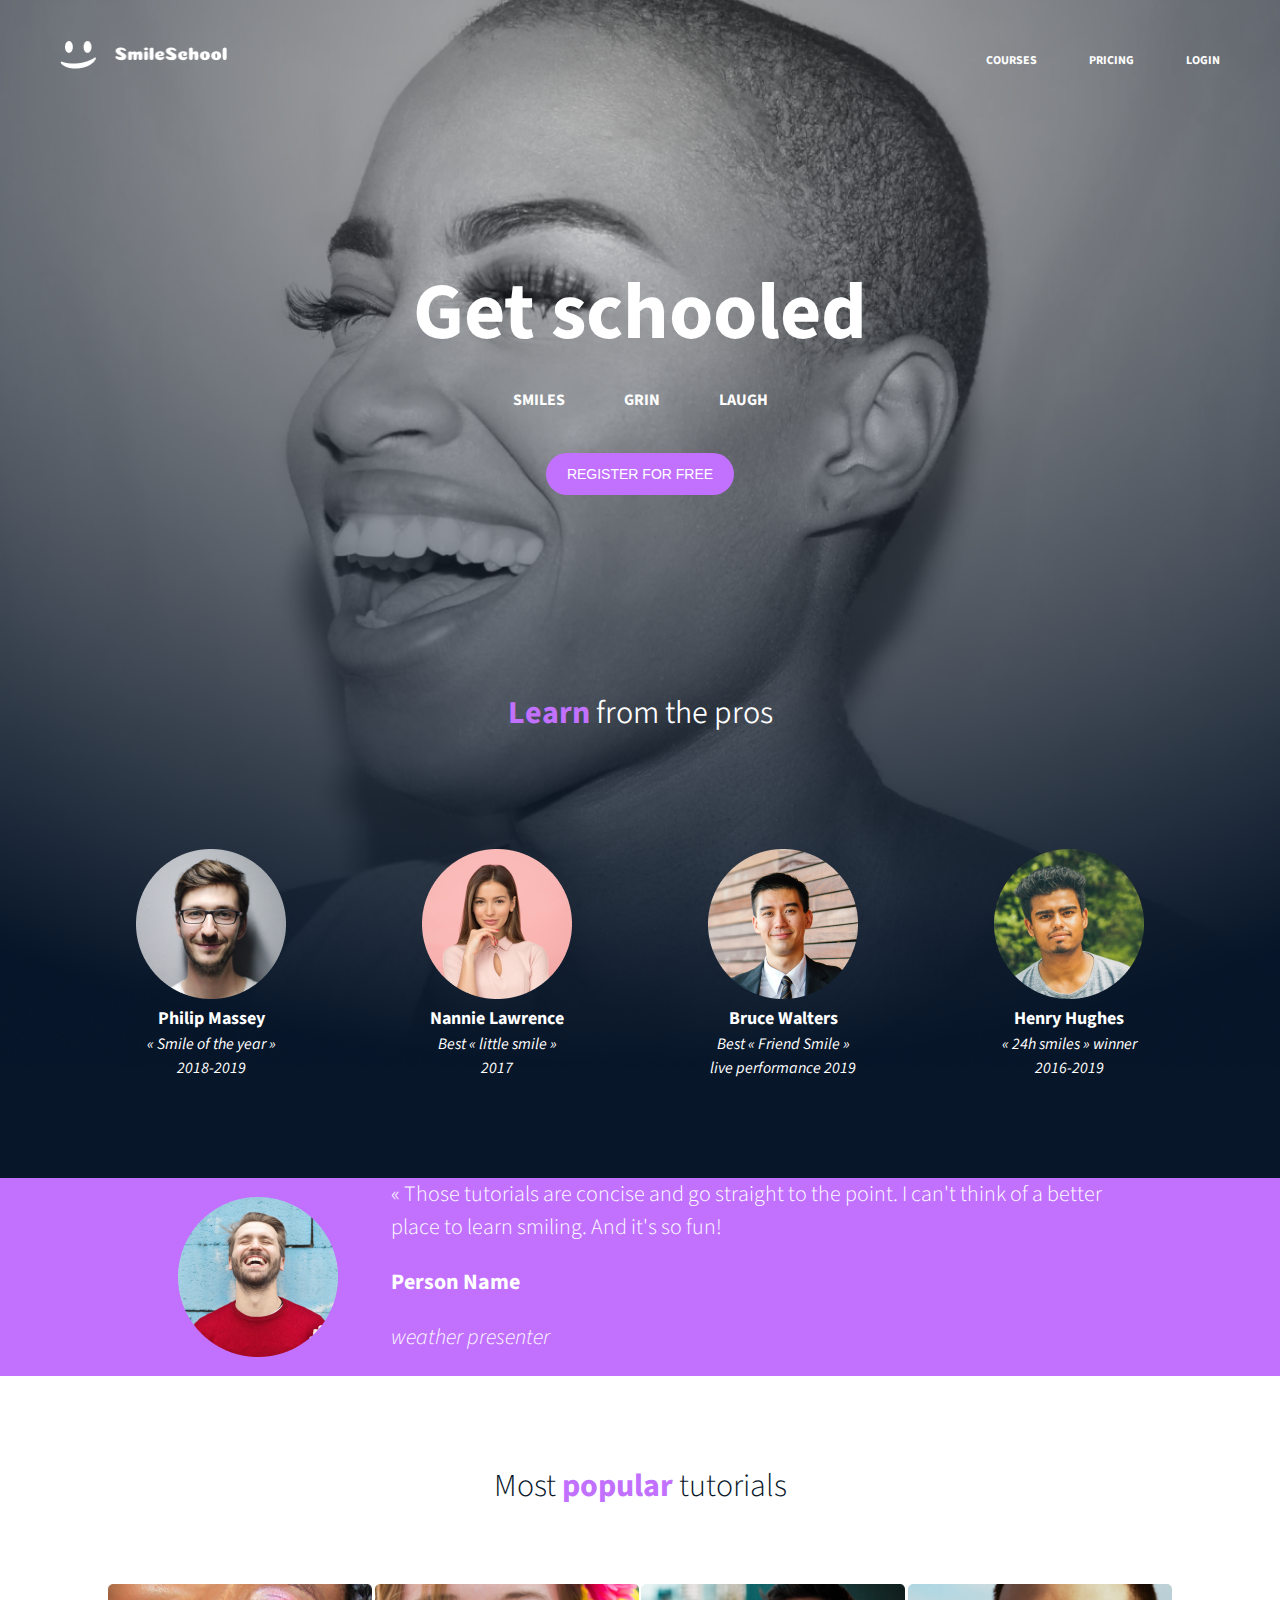
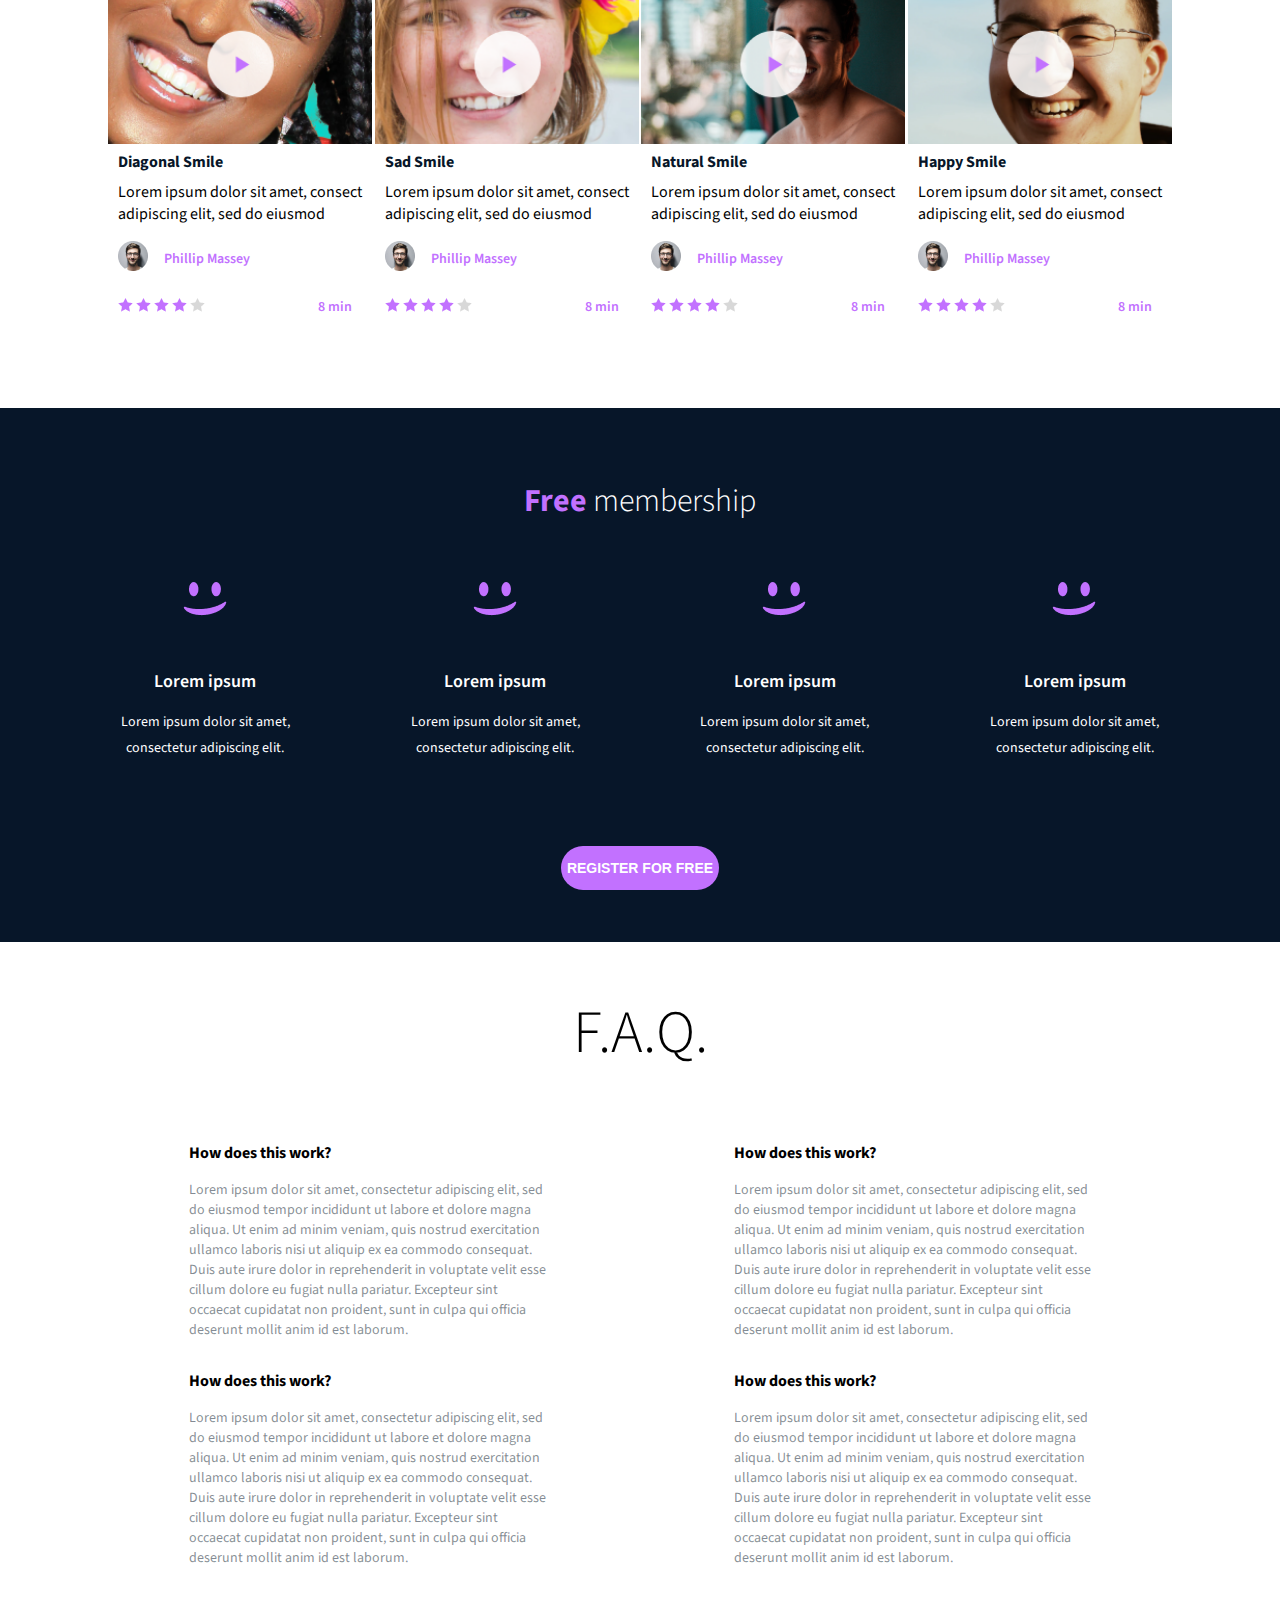
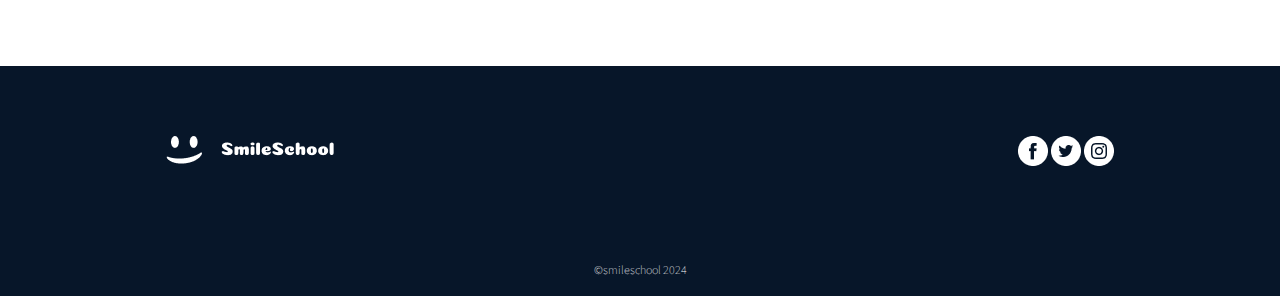
<file: css_advanced/index.html>
<!DOCTYPE html>
<html lang="en">
<head>
    <meta charset="UTF-8">
    <meta name="viewport" content="width=device-width, initial-scale=1.0">
    <title>Wireframe</title>
    <link rel="stylesheet" href="styles.css">
</head>
<body>
    
    <section class="main-page">

        <header class="header">

            <div class="header-div">
                <!--start of logo-->
                <div class="site-logo">
                    <a href="#" title="Go Home"><img src="images/logo-white.png" alt="logo"></a>
                </div>
                <!--end of logo-->
        
                <!--Links-->
                <ul class="navigation-links">
                    <li class="li-courses"><a href="#">COURSES</a></li>
                    <li class="li-price"><a href="#">PRICING</a></li>
                    <li class="li-login"><a href="#">LOGIN</a></li>
                </ul>
        
            </div>
        
        </header>
        
        <main>
            <section id="main-section">
                
                <!--Get Schooled-->
                <div class="get-schooled">
                    <h1>Get schooled</h1>
                    <div class="smile-grin-laugh">
                        <p>SMILES</p>
                        <p>GRIN</p>
                        <p>LAUGH</p>
                    </div>
                    <button>REGISTER FOR FREE</button>
                </div>
                <!--End of Get Schooled-->
        
                <!--Smiles-->
                <div class="learn">
                    <h2><span>Learn</span> from the pros</h2>
                    
                    <!--Profiles-->
                    <div id="smile-winners">
        
                        <div id="Phillip">
                            <img src="images/Philip.png" alt="Phillip">
                            <h3>Philip Massey</h3>
                            <p><em>« Smile of the year »<br> 2018-2019</em></p>
                        </div>
        
                        <div id="Nannie">
                            <img src="images/Nanie.png" alt="Nannie">
                            <h3>Nannie Lawrence</h3>
                            <p><em>Best « little smile »<br>2017</em></p>
                        </div>
                        
                        <div id="Bruce">
                            <img src="images/Bruce.png" alt="Bruce">
                            <h3>Bruce Walters</h3>
                            <p><em>Best « Friend Smile »<br>live performance 2019 </em></p>
                        </div>
                        
                        <div id="Henry">
                            <img src="images/Henry.png" alt="Henry">
                            <h3>Henry Hughes</h3>
                            <p><em>« 24h smiles » winner<br>2016-2019</em></p>
                        </div>
                        <!--End of Profiles-->
        
                    </div>
                </div>
                <!--End of Smiles-->
        
            </section><!--End of Main-Section-->
        
        </section> <!--End Main Page⛑️-->

        <!--Quote section-->
        <section class="quote">
            <div class="quote-div1">
                
                <img src="images/weather-presenter.png" alt="weather-presenter">

                <div class="quote-div2">
                    <blockquote>« Those tutorials are concise and go straight to the point. I can't think of a better <br>place to learn smiling. And it's so fun! </blockquote>
                    <br>
                    <h3 id="quote-author">Person Name</h3>
                    <p><em>weather presenter</em></p> 
                </div>
            
            </div>
        </section><!--End of quote section-->


        <!--Start of Videos Section--> 
        <section id="videos">

            <h2>Most <span>popular</span> tutorials</h2>

            <div class="main-vid-div">

<!--Video 1-->
                <div class="vid">
                    <img src="images/diagonal-smile.png" alt="Diagonal Smile">
                    <h3 class="smile-type">Diagonal Smile</h3>
                    <p>Lorem ipsum dolor sit amet, consect<br>adipiscing elit, sed do eiusmod</p>
                
                    <div class="pic-name">
                        <div><img src="images/small-phillip.png" alt="icon"></div>
                        <h3 class="rater">Phillip Massey</h3>
                    </div>
                
                    <div class="rating">
                        <div class="stars">
                            <img src="images/star.png" alt="rating">
                            <img src="images/star.png" alt="rating">
                            <img src="images/star.png" alt="rating">
                            <img src="images/star.png" alt="rating">
                            <img src="images/empty-star.png" alt="rating">
                        </div>
                        <p class="time">8 min</p>
                    </div>
                </div>

<!--Video 2-->
                <div class="vid">
                    <img src="images/sad-smile.png" alt="Sad Smile">
                    <h3 class="smile-type">Sad Smile</h3>
                    <p>Lorem ipsum dolor sit amet, consect<br>adipiscing elit, sed do eiusmod</p>
                
                    <div class="pic-name">
                        <div><img src="images/small-phillip.png" alt="icon"></div>
                        <h3 class="rater">Phillip Massey</h3>
                    </div>
                
                    <div class="rating">
                        <div>
                            <img src="images/star.png" alt="rating">
                            <img src="images/star.png" alt="rating">
                            <img src="images/star.png" alt="rating">
                            <img src="images/star.png" alt="rating">
                            <img src="images/empty-star.png" alt="rating">
                        </div>
                        <p class="time">8 min</p>
                    </div>
                </div>

<!--Video 3-->
                <div class="vid">
                    <img src="images/natural-smile.png" alt="Natural Smile">
                    <h3 class="smile-type">Natural Smile</h3>
                    <p>Lorem ipsum dolor sit amet, consect<br>adipiscing elit, sed do eiusmod</p>
                
                    <div class="pic-name">
                        <div><img src="images/small-phillip.png" alt="icon"></div>
                        <h3 class="rater">Phillip Massey</h3>
                    </div>
                
                    <div class="rating">
                        <div>
                            <img src="images/star.png" alt="rating">
                            <img src="images/star.png" alt="rating">
                            <img src="images/star.png" alt="rating">
                            <img src="images/star.png" alt="rating">
                            <img src="images/empty-star.png" alt="rating">
                        </div>
                        <p class="time">8 min</p>
                    </div>
                </div>

<!--Video 4-->
                <div class="vid">
                    <img src="images/happy-smile.png" alt="Happy Smile">
                    <h3 class="smile-type">Happy Smile</h3>
                    <p>Lorem ipsum dolor sit amet, consect<br>adipiscing elit, sed do eiusmod</p>
                    
                    <div class="pic-name">
                        <div><img src="images/small-phillip.png" alt="icon"></div>
                        <h3 class="rater">Phillip Massey</h3>
                    </div>
                    
                    <div class="rating">
                        <div>
                            <img src="images/star.png" alt="rating">
                            <img src="images/star.png" alt="rating">
                            <img src="images/star.png" alt="rating">
                            <img src="images/star.png" alt="rating">
                            <img src="images/empty-star.png" alt="rating">
                        </div>
                        <p class="time">8 min</p>
                    </div>
                </div>


            </div>
        </section>
<!--End of Videos Section-->


<!--Start of Membership Section-->
        <section id="membership">
            <h2><span>Free </span>membership</h2>

            <div id="main-memb-div">

<!--Membership 1-->                
                <div>
                    <img src="images/smile.png">
                    <h3>Lorem ipsum</h3>
                    <p>Lorem ipsum dolor sit amet,<br> consectetur adipiscing elit.</p>
                </div>
            
<!--Membership 2-->                
                <div>
                    <img src="images/smile.png">
                    <h3>Lorem ipsum</h3>
                    <p>Lorem ipsum dolor sit amet,<br> consectetur adipiscing elit.</p>
                </div>
            
<!--Membership 3-->                
                <div>
                    <img src="images/smile.png">
                    <h3>Lorem ipsum</h3>
                    <p>Lorem ipsum dolor sit amet,<br> consectetur adipiscing elit.</p>
                </div>
            
<!--Membership 4-->                
                <div>
                    <img src="images/smile.png">
                    <h3>Lorem ipsum</h3>
                    <p>Lorem ipsum dolor sit amet,<br> consectetur adipiscing elit.</p>
                </div>
            
            </div>

            <button>REGISTER FOR FREE</button>

        </section>
<!--End of Membership Section-->


<!--FAQ! Section-->
        <section id="FAQ">

            <h2>F.A.Q.</h2>

<!--1st Row Block-->
            <div id="row-block1">

                <div>
                    <h3>How does this work?</h3>
                    <p>Lorem ipsum dolor sit amet, consectetur adipiscing elit, sed<br>do eiusmod tempor incididunt ut labore et dolore magna <br>aliqua. Ut enim ad minim veniam, quis nostrud exercitation<br>ullamco laboris nisi ut aliquip ex ea commodo consequat. <br>Duis aute irure dolor in reprehenderit in voluptate velit esse<br>cillum dolore eu fugiat nulla pariatur. Excepteur sint <br>occaecat cupidatat non proident, sunt in culpa qui officia<br>deserunt mollit anim id est laborum.</p>
                </div>

                <div>
                    <h3>How does this work?</h3>
                    <p>Lorem ipsum dolor sit amet, consectetur adipiscing elit, sed<br>do eiusmod tempor incididunt ut labore et dolore magna <br>aliqua. Ut enim ad minim veniam, quis nostrud exercitation<br>ullamco laboris nisi ut aliquip ex ea commodo consequat. <br>Duis aute irure dolor in reprehenderit in voluptate velit esse<br>cillum dolore eu fugiat nulla pariatur. Excepteur sint <br>occaecat cupidatat non proident, sunt in culpa qui officia<br>deserunt mollit anim id est laborum.</p>
                </div>

            </div>

<!--2nd Row Block-->
            <div id="row-block2">

                <div>
                    <h3>How does this work?</h3>
                    <p>Lorem ipsum dolor sit amet, consectetur adipiscing elit, sed<br>do eiusmod tempor incididunt ut labore et dolore magna <br>aliqua. Ut enim ad minim veniam, quis nostrud exercitation<br>ullamco laboris nisi ut aliquip ex ea commodo consequat. <br>Duis aute irure dolor in reprehenderit in voluptate velit esse<br>cillum dolore eu fugiat nulla pariatur. Excepteur sint <br>occaecat cupidatat non proident, sunt in culpa qui officia<br>deserunt mollit anim id est laborum.</p>
                </div>

                <div>
                    <h3>How does this work?</h3>
                    <p>Lorem ipsum dolor sit amet, consectetur adipiscing elit, sed<br>do eiusmod tempor incididunt ut labore et dolore magna <br>aliqua. Ut enim ad minim veniam, quis nostrud exercitation<br>ullamco laboris nisi ut aliquip ex ea commodo consequat. <br>Duis aute irure dolor in reprehenderit in voluptate velit esse<br>cillum dolore eu fugiat nulla pariatur. Excepteur sint <br>occaecat cupidatat non proident, sunt in culpa qui officia<br>deserunt mollit anim id est laborum.</p>
                </div>

            </div>

        </section>
<!--End Of FAQ! Section-->

    </main>
    
    <footer>

        <div class="last-div1">

            <div class="last-div2">
                <a href="#"><img src="images/logo-white.png"></a>

                <div>
                    <a href="#"><img src="images/Facebook_White.png" alt="Facebook"></a>
                    <a href="#"><img src="images/Twitter_White.png" alt="Twitter"></a>
                    <a href="#"><img src="images/Instagram_White.png" alt="Instagram"></a>
                </div>
            </div>

            <p><a href="https://github.com/Salma07m/alx_html_css.git" class="closing-link">©smileschool 2024</a></p>

        </div>

    </footer>


</body>
</html>
</file>
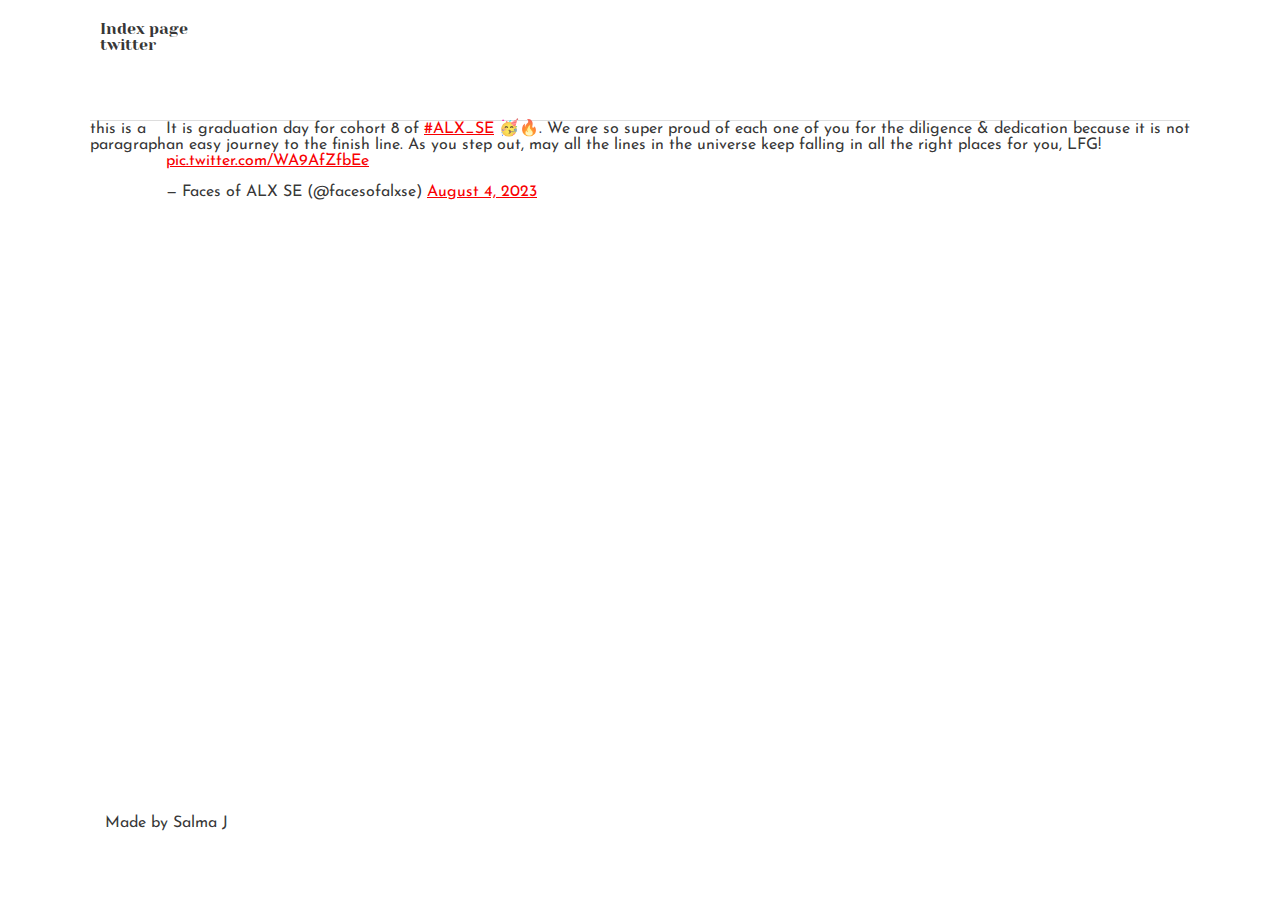
<file: css_basic/tweets.html>
<!DOCTYPE html>
<html lang="en">
<head>
    <meta charset="utf-8">
    <title>HTML project</title>
    <link href="base.css" rel="stylesheet">
<link href="styles.css" rel="stylesheet">
</head>
<body>
    <header>
        <ul>
            <li><a href="file:///C:/Users/LENOVO/Documents/html_basic/index.html" target="_blank">Index page</a></li>
            <li><blockquote class="twitter-tweet"><p lang="en" dir="ltr"><a href="https://t.co/WA9AfZfbEe" target="_blank">twitter</a></li>
        </ul>
    </header>
    <main>
    <p>this is a paragraph</p>
    <blockquote class="twitter-tweet"><p lang="en" dir="ltr">It is graduation day for cohort 8 of <a href="https://twitter.com/hashtag/ALX_SE?src=hash&amp;ref_src=twsrc%5Etfw">#ALX_SE</a> 🥳🔥. We are so super proud of each one of you for the diligence &amp; dedication because it is not an easy journey to the finish line. As you step out, may all the lines in the universe keep falling in all the right places for you, LFG! <a href="https://t.co/WA9AfZfbEe">pic.twitter.com/WA9AfZfbEe</a></p>&mdash; Faces of ALX SE (@facesofalxse) <a href="https://twitter.com/facesofalxse/status/1687372267251007489?ref_src=twsrc%5Etfw">August 4, 2023</a></blockquote> <script async src="https://platform.twitter.com/widgets.js" charset="utf-8"></script>
    </main>
    <footer>
        Made by Salma J 
    </footer>
</body>
</html>
</file>
<file: css_advanced/styles.css>
@import url('https://fonts.googleapis.com/css2?family=Source+Sans+3:wght@200;300;400;500;600;700;800&display=swap');
/* 'Source Sans 3', sans-serif; */

@font-face {
  font-family: 'spin_cycle_otregular';
  src: url('fonts/spincycle_ot-webfont.eot');
  src: url('spincycle_ot-webfont.eot?#iefix') format('embedded-opentype'),
        url('fonts/spincycle_ot-webfont.woff2') format('woff2'),
        url('fonts/spincycle_ot-webfont.woff') format('woff'),
        url('fonts/spincycle_ot-webfont.ttf') format('truetype'),
        url('spincycle_ot-webfont.svg#spin_cycle_otregular') format('svg');
  font-weight: normal;
  font-style: normal;
}

html {
  scroll-behavior: smooth;
  font-family: 'Source Sans 3', sans-serif;
}

body {
  margin: 0 auto;
}

.main-page {
  background-image: url("images/background.png");  
  background-repeat: no-repeat;
  background-attachment: scroll;
  background-position: center;
  background-size: cover;
}

/*** 1. Header ***/
.header-div {
  display: flex;
  justify-content: space-between;
  flex-wrap: wrap;
  align-items: center;
  padding: 32px 60px 0 60px;
}

.site-logo img {
  max-width: 167.02px;
}

.navigation-links {
  display: flex;
  flex-direction: row;
  justify-content: space-between;
  gap: 52px;
}

.navigation-links li {
  list-style: none;
  /* padding: 26px; */
}

.navigation-links a {
  text-decoration: none;
  color: white;
  font-size: 12px;
  font-weight: bold;
}

/*** 2. Main ***/
#main-section {
  display: flex;
  flex-direction: column;
  text-align: center;
}
.get-schooled {
  display: flex;
  flex-direction: column;
  align-items: center;
  padding: 0;
}

.get-schooled h1 {
  font-size: 80px;
  line-height: 151px;
  padding-bottom: 0px;
  padding-left: 0;
  padding-top: 0;
  padding-right: 0;
  margin: 152px 0 0 0;
  color: white;
}

.smile-grin-laugh {
  display: flex;
  justify-content: space-between;
  gap: 59px;
  color: white;
}

.smile-grin-laugh p {
  font-size: 16px;
  font-weight: bold;
  padding: 0;
  margin: 0 0 42px 0;
}

.get-schooled button {
  font-size: 14px;
  font-weight: 500;
  color: white;
  background-color: rgba(194, 113, 255, 1);
  border: none;
  border-radius: 22px;
  padding: 13px 20.5px;
  column-gap: 160px;
  cursor: pointer;
  transition: opacity 300ms, transform 400ms, box-shadow 400ms;
}

.get-schooled button:hover {
  opacity: 0.7;
}

.get-schooled button:active {
  transform: scale(0.97);
  box-shadow: 5px 5px 10px rgba(45, 1, 78, 0.6);
}

.learn {
  display: flex;
  flex-direction: column;
  margin-top: 168px;
}

.learn span {
  font-weight: bold;
  color: rgba(194, 113, 255, 1);
}
.learn h2{
  font-size: 32px;
  font-weight: 350;
  color: white;
}

#smile-winners {
  display: flex;
  justify-content: space-evenly;
  flex-wrap: wrap;
  color: white;
  margin-top: 87px;
}
#smile-winners h3 {
  font-size: 18px;
  font-weight: bolder;
  line-height: 27px;
  padding: 0;
  margin: 0;
}
#smile-winners p {
  font-size: 16px;
  font-weight: 400;
  line-height: 24px;
  margin: 0 0 98px 0;
  padding: 0;
}

/*** 3.Blockquote ***/
.quote {
  background-image: url("images/background-blockquote.png");
  background-repeat: no-repeat;
  background-attachment: scroll;
  background-size: cover;
}

.quote-div1 {
  display: flex;
  justify-content: center;
  flex-wrap: wrap;
  align-items: center;
  gap: 53px;
  margin: 0 auto;
  color: white;
}
.quote-div1 img {
  max-width: 160px;
  max-height: 160px;
  max-margin: 108px 0;
}
.quote-div2 {
  display: flex;
  flex-direction: column;
  flex-wrap: wrap;
}
.quote-div2 blockquote {
  font-size: 22px;
  line-height: 33px;
  font-weight: 300;
  margin: 0;
}
.quote-div2 h3 {
  font-size: 22px;
  line-height: 33px;
  font-weight: bold;
  margin: 0;
}
.quote-div2 p {
  font-size: 22px;
  font-weight: 300;
  line-height: 33px;
}

/*** 4. Videos ***/
#videos {
  display: flex;
  flex-direction: column;
  flex-wrap: wrap;
  padding: 0 105px 87px 105px;
}
#videos h2 {
  text-align: center;
  color: #071629;
  text-align: center;
  font-size: 32px;
  font-style: normal;
  font-weight: 300;
  line-height: normal;
  margin-top: 87px;
  margin-bottom: 75px;
}
#videos span {
  color: #C271FF;
  font-size: 32px;
  font-style: normal;
  font-weight: 700;
  line-height: normal;
}

.main-vid-div {
display: flex;
justify-content: space-evenly;
flex-wrap: wrap;
}
.vid {
  display: flex;
  flex-direction: column;
}

.vid h3 {
  color: #071629;
  font-size: 16px;
  font-style: normal;
  font-weight: 700;
  line-height: normal;
  margin-top: 7.6px;
  margin-bottom: 7.6px;
  padding: 0 10px;
}
.vid p {
  margin-top: 0;
  padding: 0 10px;
  margin-bottom: 0;
}
.pic-name {
  display: flex;
  align-items: center;
  padding: 0 10px;
  margin-top: 13.4px;
  margin-bottom: 13.4px;
}
.pic-name h3 {
  color: #C271FF;
  font-size: 14px;
  font-style: normal;
  font-weight: 600;
  line-height: 27px;
  padding-left: 16px;
}

.rating {
  display: flex;
  align-items: center;
  justify-content: space-between;
  padding-left: 10px;
  padding-right: 10px;
}
.rating .stars {
align-items: center;
}
.rating .stars img {
  margin: 0;
}
.rating .time {
  color: #C271FF;
  text-align: right;
  font-size: 14px;
  font-style: normal;
  font-weight: 600;
  line-height: 27px;
}

/*** 5.Membership ***/
#membership {
  display: flex;
  flex-direction: column;
  flex-wrap: wrap;
  text-align: center;
  background-image: url("images/background-membership.png");
  background-repeat: no-repeat;
  background-attachment: scroll;
  background-size: cover;
}
#membership h2 {
  color: #FFF;
  font-size: 32px;
  font-weight: 300;
  line-height: normal;
  margin-top: 70px;
  margin-bottom: 58px;
}
#membership span {
  color: #C271FF;
  text-align: center;
  font-size: 32px;
  font-weight: 700;
  line-height: normal;
}

#main-memb-div {
  display: flex;
  justify-content: space-evenly;
  color: white;
}
#main-memb-div h3 {
  color: #FFF;
  text-align: center;
  font-size: 18px;
  font-weight: 600;
  line-height: 26px;
  margin-bottom: 13px;
}
#main-memb-div p {
  color: #FFF;
  text-align: center;
  font-size: 14px;
  font-weight: 400;
  line-height: 26px;
  margin-bottom: 85px;
}
#main-memb-div img{
  margin-bottom: 27px;
}
#membership button {
  border: none;
  border-radius: 22px;
  background: #C271FF;
  max-width: 172px;
  height: 44px;
  flex-shrink: 0;
  color: white;
  align-self: center;
  text-align: center;
  font-size: 14px;
  font-weight: 600;
  line-height: normal;
  margin-bottom: 52px;
  cursor: pointer;
  transition: opacity 300ms, transform 400ms, box-shadow 400ms;
}

#membership button:hover {
  opacity: 0.7;
}

#membership button:active {
  transform: scale(0.97);
  box-shadow: 5px 5px 10px rgba(97, 51, 133, 0.6);
}

/*** 6. F.A.Q ***/
#FAQ {
  display: flex;
  flex-direction: column;
  flex-wrap: wrap;
  text-align: center;
}
#FAQ h2 {
font-size: 60px;
font-weight: 300;
}
#row-block1 {
  display: flex;
  justify-content: space-evenly;
  flex-wrap: wrap;
}
#row-block1 h3 {
  font-size: 16px;
  font-weight: bold;
  text-align: start;
}
#row-block1 p {
  font-size: 14px;
  font-weight: normal;
  color: rgba(7, 22, 41, 0.5016);
  text-align: start;
}

#row-block2 {
  display: flex;
  justify-content: space-evenly;
  flex-wrap: wrap;
  margin-bottom: 84px;
}
#row-block2 h3 {
  font-size: 16px;
  font-weight: bold;
  text-align: start;
}
#row-block2 p {
  font-size: 14px;
  font-weight: normal;
  color: rgba(7, 22, 41, 0.5016);
  text-align: start;
}

/*** 7.Footer ***/
footer {
  background-image: url("images/background-footer.png");
  background-repeat: no-repeat;
  background-attachment: scroll;
  background-position: center;
  background-size: cover;
}

.last-div1 {
  display: flex;
  flex-direction: column;
  flex-wrap: wrap;
}

.last-div2 {
  display: flex;
  justify-content: space-between;
  flex-wrap: wrap;
  margin: 70px 166px;  
}
.last-div1 p {
  text-align: center;
}
.last-div1 a {
  text-decoration: none;
  color: white;
  font-size: 12px;
  font-weight: lighter;
}
</file>
<file: css_basic/base.css>
/* Importing webfonts */
/* (If you're learning CSS, you should disregard that) */

@import url(https://fonts.googleapis.com/css?family=Yeseva+One);
@import url(https://fonts.googleapis.com/css?family=Josefin+Sans:400,700,700italic,400italic);


/* CSS reset rules */

html, body {
	height: 100%;
	min-height: 100%;
}
html, body, div, span, applet, object, iframe,
h1, h2, h3, h4, h5, h6, p, blockquote, pre,
a, abbr, acronym, address, big, cite, code,
del, dfn, img, ins, kbd, q, s, samp,
small, strike, sub, sup, tt, var,
b, u, i, center,
dl, dt, dd,
fieldset, form, label, legend,
table, caption, tbody, tfoot, thead, tr, th, td,
article, aside, canvas, details, embed, 
figure, figcaption, footer, header, hgroup, 
menu, nav, output, ruby, section, summary,
time, mark, audio, video {
	margin: 0;
	padding: 0;
	border: 0;
	font-size: 100%;
	font: inherit;
	vertical-align: baseline;
}
/* HTML5 display-role reset for older browsers */
article, aside, details, figcaption, figure, 
footer, header, hgroup, menu, nav, section {
	display: block;
}
body {
	line-height: 1;
}
blockquote, q {
	quotes: none;
}
blockquote:before, blockquote:after,
q:before, q:after {
	content: '';
	content: none;
}
table {
	border-collapse: collapse;
	border-spacing: 0;
}


/* Fonts and colors */

body {
	font-family: 'Josefin Sans', serif;
	color: rgba(0, 0, 0, 0.8);
}
h1, h2, h3, h4, h5, h6, header {
	font-family: 'Yeseva One', sans-serif;
}
article {
}
header {
	border-bottom: 1px solid rgb(221,221,221);
	transition: border-bottom-color 1s ease;
}
header a {
	color: rgba(0, 0, 0, 0.8);
}
aside {
	background: #FAFAFA;
}
aside p {
	border: 1px solid #bbb;
	background: #ddd;
	color: black;
}
footer a {
	color: rgba(0, 0, 0, 0.8);
}
a {
	color: #F80002;
}


/* Positioning and margins */

@media (min-width: 1100px) {
	body {
		width: 1100px;
		margin: 0 auto;
	}
}

article {
	padding: 50px 15px;
}
article > *:first-child {
	margin-top: 0;
}
aside {
	padding: 50px 15px;
}
header .right {
	float: right;
	margin: 0 10px 15px;
}


/* Header */
header {
	padding: 20px 0;
	height: 80px;
}
header ul {
	list-style: none;
	margin: 0;
	padding: 0;
}
header li {
	display: inline;
	vertical-align:middle;
}
header li:first-child {
	margin: 0;
}
header li a {
	margin: 0 10px;
}
header li.logo {
	font-size: 36px;
}
header a {
	text-decoration: none;
}


/* Aside */

aside p {
	border-radius: 10px;
	padding: 20px 20px;
}


/* Footer */

footer {
	padding: 5px 15px;
	height: 80px;
}


/* Text styles and margins */

p {
	margin-bottom: 15px;
}
h1 {
	font-size: 36px;
	margin: 40px 0 20px;
}
h2 {
	font-size: 32px;
	margin: 30px 0 15px;
}
h3 {
	font-size: 28px;
	margin: 25px 0 10px;
}
h4 {
	font-size: 20px;
	font-weight: bold;
	margin: 20px 0 10px;
}
h5 {
	font-size: 18px;
	font-weight: bold;
	margin: 15px 0 10px;
}
h6 {
	font-weight: bold;
	margin: 5px 0;
}

@media (max-width: 800px) {
  body.works_on_smartphone {
  	display: block;
  }
  body.works_on_smartphone main {
  	display: block;
  }
  header .right {
  	float: none;
  }
}
</file>
<file: css_basic/styles.css>
/* Apply flexbox to body and main */
body, main {
    display: flex;
}

/* Set body as a column container */
body {
    flex-direction: column;
}

/* Set main as a row container and ensure it takes auto height and width */
main {
    flex-direction: row;
    flex: auto;
}

/* Set article to take 2/3 of the width and aside to take 1/3 */
article {
    flex: 2; /* Takes up 2 boxes */
}

aside {
    flex: 1; /* Takes up 1 box */
}

/* Enable scrolling within article and aside */
article, aside {
    overflow-y: auto;
}
</file>
